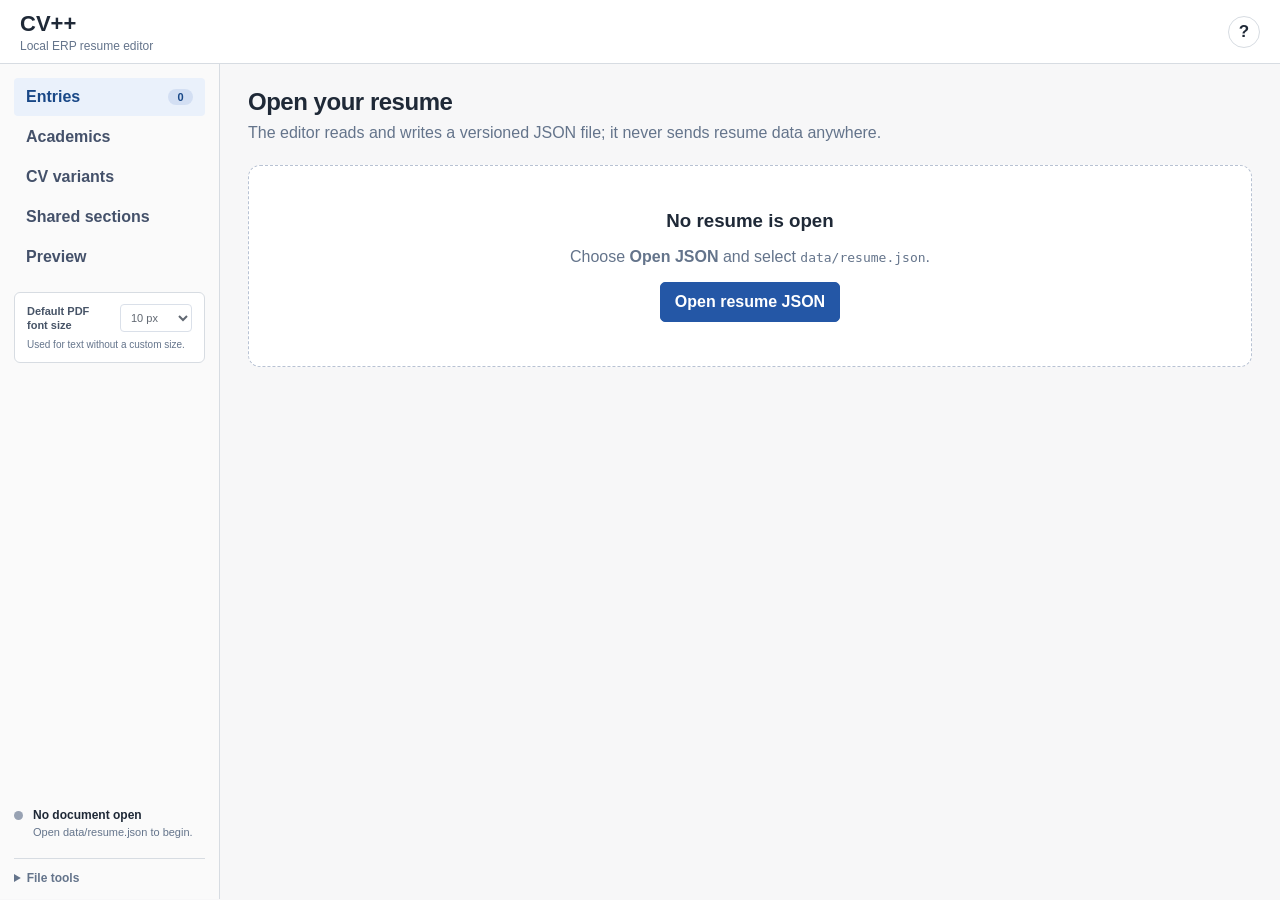
<file: editor/index.html>
<!doctype html>
<html lang="en">
  <head>
    <meta charset="utf-8">
    <meta name="viewport" content="width=device-width, initial-scale=1">
    <title>CV++</title>
    <link rel="stylesheet" href="styles.css">
  </head>
  <body>
    <header class="app-header">
      <div>
        <h1>CV++</h1>
        <p>Local ERP resume editor<span id="app-version"></span></p>
      </div>
      <button id="help-button" class="help-button" type="button" aria-label="Help" title="Help">?</button>
    </header>

    <section id="setup-overlay" class="setup-overlay" hidden aria-labelledby="setup-title">
      <div class="setup-card">
        <p id="setup-kicker" class="setup-kicker">Local setup</p>
        <h2 id="setup-title">Connect your IIT KGP ERP account</h2>
        <p id="setup-privacy" class="setup-privacy">Your login and resume stay on this computer. CV++ connects directly to IIT KGP ERP.</p>
        <div id="saved-login-panel" class="saved-login-panel" hidden>
          <p>Your saved ERP login is being reused securely from this computer.</p>
          <dl>
            <div><dt>Roll number and password</dt><dd>Saved</dd></div>
            <div><dt>Security question</dt><dd>Fetched automatically</dd></div>
            <div><dt>Matching answer</dt><dd>Filled from saved answers</dd></div>
          </dl>
        </div>
        <div id="security-answer-panel" class="security-answer-panel" hidden>
          <h3>Answer this question once</h3>
          <p>ERP selected a question that CV++ has not saved yet. Its answer will stay only on this computer.</p>
          <div class="security-question"><span>Security question</span><strong id="security-answer-question"></strong></div>
          <form id="security-answer-form">
            <label class="field"><span>Answer</span><input id="security-answer-input" class="input" type="password" autocomplete="off" required></label>
            <button class="button primary" type="submit">Save answer and continue</button>
          </form>
          <p id="security-answer-error" class="setup-error" hidden></p>
        </div>
        <form id="setup-form">
          <label class="field"><span>ERP roll number</span><input id="setup-roll" class="input" autocomplete="username" required></label>
          <label class="field"><span>ERP password</span><input id="setup-password" class="input" type="password" autocomplete="current-password" required></label>
          <div class="setup-question-row"><label class="field"><span>Security question</span><input id="setup-question" class="input" required readonly></label><button id="fetch-question" class="button secondary" type="button">Fetch question</button></div>
          <label class="field"><span>Answer</span><input id="setup-answer" class="input" type="password" autocomplete="off" required></label>
          <label class="check"><input id="setup-manual-question" type="checkbox"> Enter the question manually</label>
          <p id="setup-error" class="setup-error" hidden></p>
          <div class="setup-actions">
            <button class="button primary" type="submit">Connect and import</button>
            <button id="restore-backup" class="button secondary" type="button">Restore JSON backup</button>
          </div>
        </form>
        <div id="otp-panel" class="otp-panel" hidden>
          <h3>Enter the email OTP</h3>
          <p>Use the newest code sent by ERP.</p>
          <form id="otp-form"><input id="setup-otp" class="input" inputmode="numeric" pattern="[0-9]{4,8}" autocomplete="one-time-code" required aria-label="ERP email OTP"><button class="button primary" type="submit">Continue</button></form>
        </div>
      </div>
    </section>

    <div class="app-shell">
      <aside class="sidebar">
        <section id="server-panel" class="server-panel" hidden>
          <button id="run-erp" class="button primary">Update ERP Resume</button>
          <details class="advanced-tools">
            <summary>ERP options</summary>
            <div class="tool-list">
              <label class="field compact"><span class="field-label">CV version</span><select id="erp-cv" class="select"><option value="1">CV1</option><option value="2">CV2</option><option value="3">CV3</option></select></label>
              <label class="check server-check"><input id="erp-fresh-login" type="checkbox"> Fresh login</label>
              <button id="open-pdf-viewer" class="button secondary">Open PDF</button>
              <button id="open-erp" class="button secondary">Open ERP</button>
              <button id="forget-login" class="button danger" type="button">Forget ERP login</button>
              <button id="quit-app" class="button secondary" type="button">Quit CV++</button>
              <pre id="erp-log" class="erp-log" hidden></pre>
            </div>
          </details>
        </section>

        <nav id="navigation" aria-label="Resume sections">
          <button data-view="entries" class="nav-item active"><span>Entries</span><strong id="entry-count">0</strong></button>
          <button data-view="academics" class="nav-item"><span>Academics</span></button>
          <button data-view="variants" class="nav-item"><span>CV variants</span></button>
          <button data-view="shared" class="nav-item"><span>Shared sections</span></button>
          <button data-view="preview" class="nav-item"><span>Preview</span></button>
        </nav>

        <section class="typography-settings" aria-labelledby="typography-title">
          <label for="default-font-size" id="typography-title">Default PDF font size</label>
          <select id="default-font-size" class="select" disabled>
            <option value="8">8 px</option><option value="9">9 px</option><option value="10">10 px</option>
            <option value="11">11 px</option><option value="12">12 px</option><option value="13">13 px</option>
            <option value="14">14 px</option><option value="15">15 px</option><option value="16">16 px</option>
            <option value="17">17 px</option><option value="18">18 px</option><option value="19">19 px</option>
            <option value="20">20 px</option><option value="21">21 px</option><option value="22">22 px</option>
            <option value="23">23 px</option><option value="24">24 px</option>
          </select>
          <p>Used for text without a custom size.</p>
        </section>

        <div class="document-status">
          <span id="dirty-indicator" class="status-dot"></span>
          <div>
            <strong id="document-name">No document open</strong>
            <span id="save-status">Open data/resume.json to begin.</span>
          </div>
        </div>

        <div id="validation-summary" class="validation-summary" hidden></div>

        <details class="advanced-tools file-tools">
          <summary>File tools</summary>
          <div class="sidebar-actions" aria-label="Resume file actions">
            <button id="save-json" class="button secondary">Save now</button>
            <button id="open-json" class="button secondary">Open JSON</button>
            <button id="download-json" class="button secondary">Download copy</button>
            <button id="import-snapshot" class="button secondary">Import portal snapshot</button>
          </div>
        </details>
      </aside>

      <div id="editor-layout" class="editor-layout">
        <main id="workspace" class="workspace" tabindex="-1"></main>
        <div id="pdf-resizer" class="pdf-resizer" role="separator" aria-label="Resize ERP PDF preview" aria-controls="pdf-panel" aria-orientation="vertical" aria-valuemin="320" aria-valuenow="480" tabindex="0" title="Drag to resize the PDF preview width" hidden></div>
        <aside id="pdf-column" class="pdf-column" hidden>
          <div id="pdf-panel" class="pdf-panel"><div class="pdf-panel-header"><strong id="pdf-title">ERP PDF · CV1</strong><span id="pdf-state">No PDF downloaded yet</span></div><iframe id="pdf-frame" title="ERP CV1 PDF preview"></iframe></div>
        </aside>
      </div>
    </div>

    <input id="json-file-input" type="file" accept="application/json,.json" hidden>
    <input id="snapshot-file-input" type="file" accept="text/html,.html,.htm,.jsp" hidden>

    <dialog id="message-dialog">
      <form method="dialog">
        <h2 id="dialog-title">Message</h2>
        <div id="dialog-body"></div>
        <div class="dialog-actions">
          <button class="button primary" value="close">Close</button>
        </div>
      </form>
    </dialog>

    <div id="toast" class="toast" role="status" aria-live="polite"></div>

    <script src="core.js"></script>
    <script src="app.js"></script>
  </body>
</html>
</file>
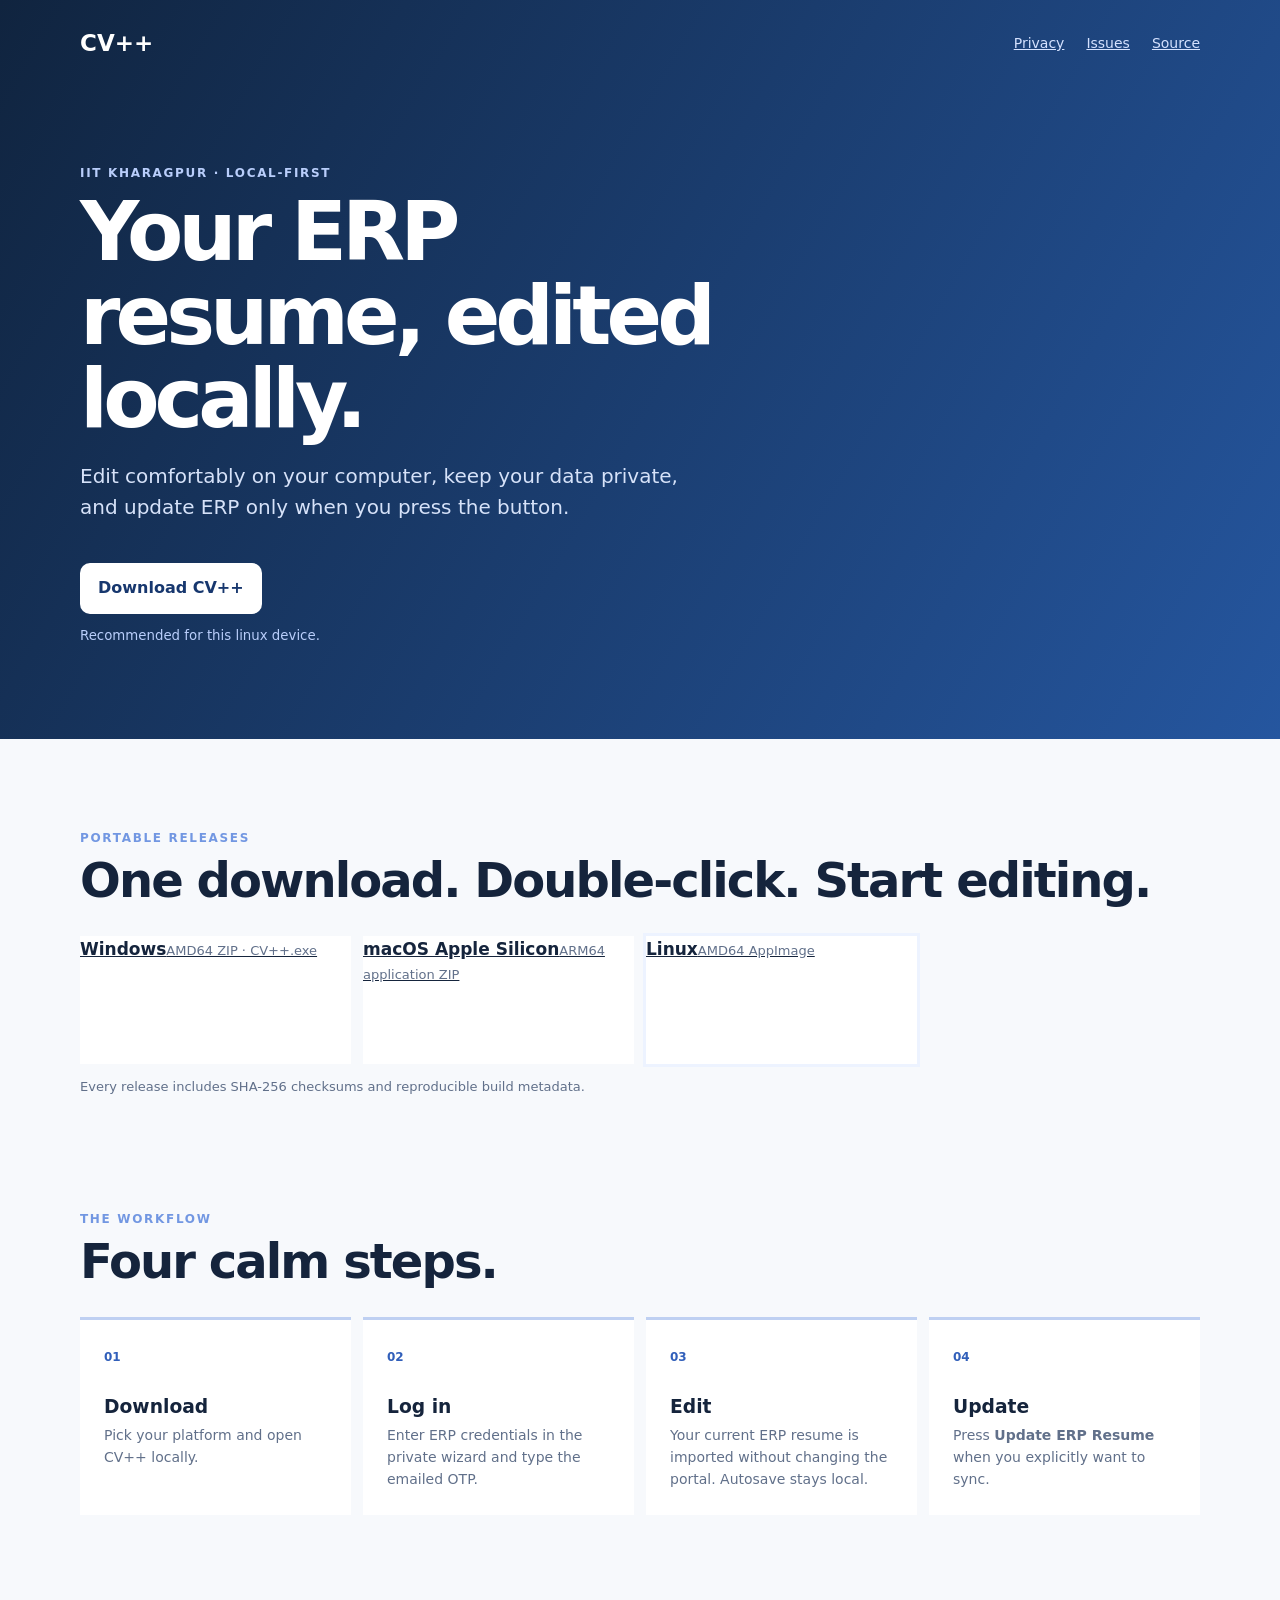
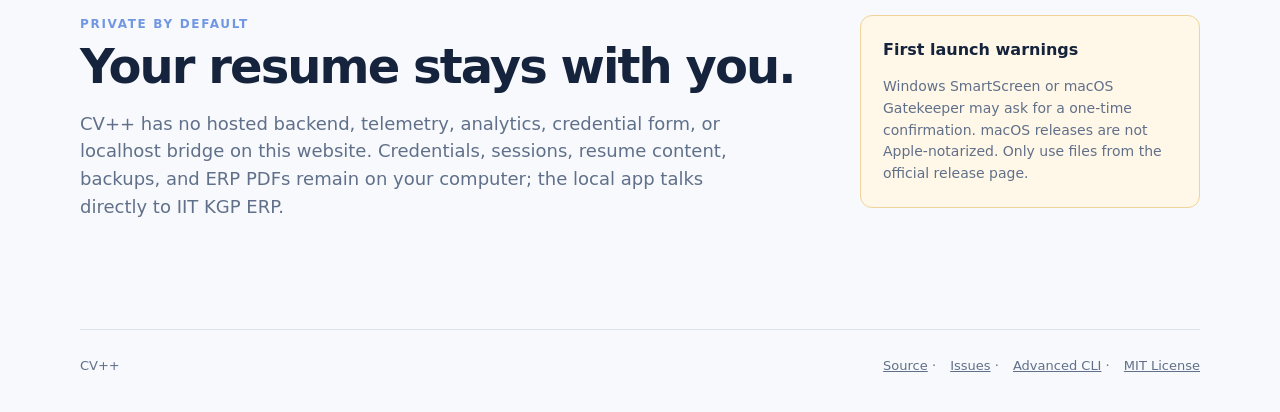
<file: site/index.html>
<!doctype html>
<html lang="en">
<head>
  <meta charset="utf-8">
  <meta name="viewport" content="width=device-width, initial-scale=1">
  <meta name="description" content="A private, local desktop editor for IIT Kharagpur ERP resumes.">
  <title>CV++</title>
  <link rel="stylesheet" href="styles.css">
</head>
<body>
  <header class="hero">
    <nav><a class="brand" href="./">CV++</a><div><a href="#privacy">Privacy</a><a href="https://github.com/shikharish/cvpp/issues">Issues</a><a href="https://github.com/shikharish/cvpp">Source</a></div></nav>
    <div class="hero-copy"><p class="eyebrow">IIT Kharagpur · local-first</p><h1>Your ERP resume, edited locally.</h1><p>Edit comfortably on your computer, keep your data private, and update ERP only when you press the button.</p><a class="download primary-download" id="recommended-download" href="https://github.com/shikharish/cvpp/releases/latest">Download CV++</a><small id="os-note">Choose your platform below.</small></div>
  </header>
  <main>
    <section class="downloads" id="downloads"><div class="section-heading"><p class="eyebrow">Portable releases</p><h2>One download. Double-click. Start editing.</h2></div><div class="download-grid"><a class="download-card" data-os="windows" href="https://github.com/shikharish/cvpp/releases/latest/download/CV++-windows-amd64.zip"><strong>Windows</strong><span>AMD64 ZIP · CV++.exe</span></a><a class="download-card" data-os="mac-arm" href="https://github.com/shikharish/cvpp/releases/latest/download/CV++-macos-arm64.zip"><strong>macOS Apple Silicon</strong><span>ARM64 application ZIP</span></a><a class="download-card" data-os="linux" href="https://github.com/shikharish/cvpp/releases/latest/download/CV++-linux-amd64.AppImage"><strong>Linux</strong><span>AMD64 AppImage</span></a></div><p class="checksum">Every release includes SHA-256 checksums and reproducible build metadata.</p></section>
    <section class="steps"><div class="section-heading"><p class="eyebrow">The workflow</p><h2>Four calm steps.</h2></div><div class="step-grid"><article><b>01</b><h3>Download</h3><p>Pick your platform and open CV++ locally.</p></article><article><b>02</b><h3>Log in</h3><p>Enter ERP credentials in the private wizard and type the emailed OTP.</p></article><article><b>03</b><h3>Edit</h3><p>Your current ERP resume is imported without changing the portal. Autosave stays local.</p></article><article><b>04</b><h3>Update</h3><p>Press <strong>Update ERP Resume</strong> when you explicitly want to sync.</p></article></div></section>
    <section class="privacy" id="privacy"><div><p class="eyebrow">Private by default</p><h2>Your resume stays with you.</h2><p>CV++ has no hosted backend, telemetry, analytics, credential form, or localhost bridge on this website. Credentials, sessions, resume content, backups, and ERP PDFs remain on your computer; the local app talks directly to IIT KGP ERP.</p></div><div class="privacy-box"><strong>First launch warnings</strong><p>Windows SmartScreen or macOS Gatekeeper may ask for a one-time confirmation. macOS releases are not Apple-notarized. Only use files from the official release page.</p></div></section>
  </main>
  <footer><span>CV++</span><span><a href="https://github.com/shikharish/cvpp">Source</a> · <a href="https://github.com/shikharish/cvpp/issues">Issues</a> · <a href="https://github.com/shikharish/cvpp/blob/main/docs/advanced-cli.md">Advanced CLI</a> · <a href="https://github.com/shikharish/cvpp/blob/main/LICENSE">MIT License</a></span></footer>
  <script>
    const ua = navigator.userAgent.toLowerCase();
    const target = ua.includes('windows') ? 'windows' : ua.includes('mac') ? 'mac-arm' : ua.includes('linux') ? 'linux' : '';
    const card = document.querySelector(`[data-os="${target}"]`);
    if (card) { card.classList.add('recommended'); document.getElementById('recommended-download').href = card.href; document.getElementById('os-note').textContent = `Recommended for this ${target.replace('-', ' ')} device.`; }
  </script>
</body>
</html>
</file>
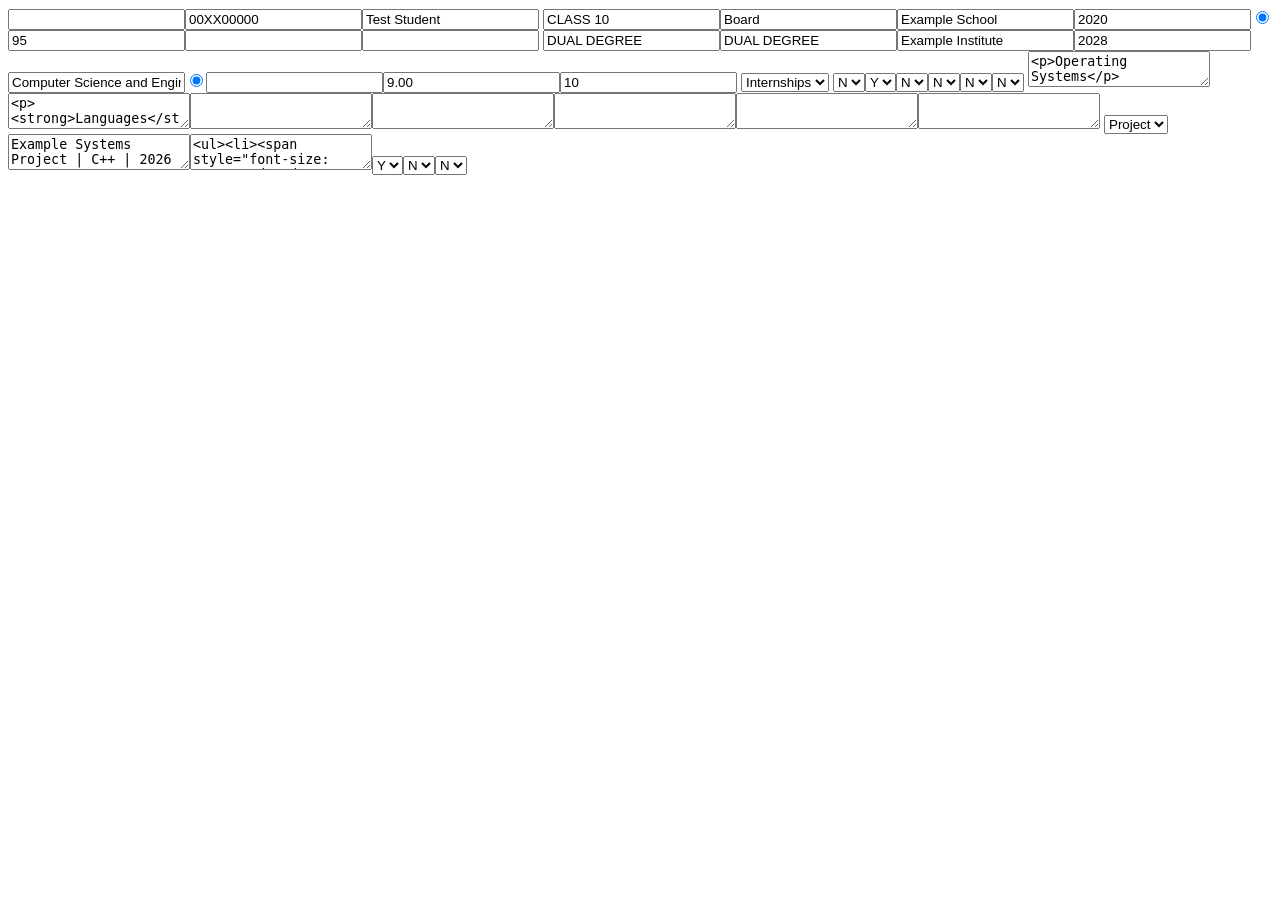
<file: tests/fixtures/student-form.html>
<!doctype html>
<html><body>
<form id="from2_stu" method="post" action="SFA.jsp">
<input name="mode" value=""><input name="rollno" value="00XX00000"><input name="full_name" value="Test Student">
<input name="standard1" value="CLASS 10"><input name="qualification1" value="Board"><input name="university1" value="Example School"><input name="year1" value="2020"><input type="radio" name="percgpa1" value="perradio" checked><input name="percentage1" value="95"><input name="cgpa1" value=""><input name="outof1" value="">
<input name="standard6" value="DUAL DEGREE"><input name="qualification6" value="DUAL DEGREE"><input name="university6" value="Example Institute"><input name="year6" value="2028"><input name="subject6" value="Computer Science and Engineering"><input type="radio" name="percgpa6" value="cgparadio" checked><input name="percentage6" value=""><input name="cgpa6" value="9.00"><input name="outof6" value="10">
<select name="cv1_pref1"><option value="">Select</option><option value="Internship" selected>Internships</option></select>
<select name="showminor1"><option value="N" selected>N</option></select><select name="showmicro1"><option value="Y" selected>Y</option></select><select name="showminor2"><option value="N" selected>N</option></select><select name="showmicro2"><option value="N" selected>N</option></select><select name="showminor3"><option value="N" selected>N</option></select><select name="showmicro3"><option value="N" selected>N</option></select>
<textarea name="research_area"><p>Operating Systems</p></textarea><textarea name="skill"><p><strong>Languages</strong>: C++</p></textarea><textarea name="skill2"></textarea><textarea name="skill3"></textarea><textarea name="eaa"></textarea><textarea name="objective"></textarea><textarea name="gymkhana"></textarea>
<select name="standard7"><option value="Project" selected>Project</option></select><textarea name="university7">Example Systems Project | C++ | 2026</textarea><textarea name="subject7"><ul><li><span style="font-size: 9px;">Reduced <strong>p99 latency</strong>.</span></li></ul></textarea><select name="7resume1"><option value="Y" selected>Y</option></select><select name="7resume2"><option value="N" selected>N</option></select><select name="7resume3"><option value="N" selected>N</option></select>
</form></body></html>
</file>
<file: editor/styles.css>
:root {
  color-scheme: light;
  --ink: #1f2937;
  --muted: #64748b;
  --line: #d7dce2;
  --surface: #ffffff;
  --surface-soft: #f7f7f8;
  --blue: #2457a6;
  --blue-soft: #eaf1fb;
  --green: #087f5b;
  --red: #b42318;
  --shadow: none;
  font-family: Inter, ui-sans-serif, -apple-system, BlinkMacSystemFont, "Segoe UI", sans-serif;
}

* { box-sizing: border-box; }
[hidden] { display: none !important; }

body {
  margin: 0;
  min-width: 0;
  color: var(--ink);
  background: var(--surface-soft);
}

.setup-overlay {
  position: fixed;
  z-index: 20;
  inset: 0;
  display: grid;
  place-items: center;
  padding: 16px;
  overflow: auto;
  background: rgba(15, 23, 42, .6);
}
.setup-card {
  width: min(520px, 100%);
  max-height: calc(100vh - 32px);
  padding: 24px;
  overflow: auto;
  border: 1px solid var(--line);
  border-radius: 8px;
  background: white;
}
.setup-kicker { margin: 0 0 4px; color: var(--muted); font-size: 12px; font-weight: 700; }
.setup-card h2 { margin: 0 0 8px; font-size: 22px; }
.setup-privacy { margin: 0 0 20px; color: var(--muted); line-height: 1.5; }
.saved-login-panel { margin: -4px 0 4px; }
.saved-login-panel > p { margin: 0 0 12px; line-height: 1.45; }
.saved-login-panel dl { margin: 0; border: 1px solid var(--line); border-radius: 6px; }
.saved-login-panel dl div { display: flex; justify-content: space-between; gap: 16px; padding: 9px 11px; }
.saved-login-panel dl div + div { border-top: 1px solid var(--line); }
.saved-login-panel dt { color: var(--muted); }
.saved-login-panel dd { margin: 0; color: var(--green); font-weight: 700; text-align: right; }
.security-answer-panel h3 { margin: 0 0 6px; }
.security-answer-panel > p { margin: 0 0 14px; color: var(--muted); line-height: 1.45; }
.security-question { margin-bottom: 14px; padding: 11px 12px; border: 1px solid var(--line); border-radius: 6px; background: var(--surface-soft); }
.security-question span { display: block; margin-bottom: 4px; color: var(--muted); font-size: 11px; font-weight: 700; text-transform: uppercase; }
.security-question strong { line-height: 1.4; }
#security-answer-form { display: grid; grid-template-columns: minmax(0, 1fr) auto; gap: 8px; align-items: end; }
.security-answer-panel .setup-error { margin-top: 12px; }
#setup-form { display: grid; grid-template-columns: minmax(0, 1fr); gap: 14px; }
.setup-card .field { grid-column: auto; min-width: 0; }
.setup-question-row { display: grid; grid-template-columns: minmax(0, 1fr) auto; gap: 8px; align-items: end; min-width: 0; }
.setup-question-row .button { min-height: 40px; }
.setup-actions { display: grid; grid-template-columns: 1fr 1fr; gap: 8px; }
.setup-actions .button { min-width: 0; }
.setup-error { margin: 0; padding: 10px 12px; color: #8d2118; background: #fff1f0; border: 1px solid #f5b7b1; border-radius: 8px; line-height: 1.4; }
.otp-panel { margin-top: 20px; padding-top: 18px; border-top: 1px solid var(--line); }
.otp-panel h3 { margin: 0 0 6px; }
.otp-panel p { margin: 0 0 12px; color: var(--muted); line-height: 1.45; }
#otp-form { display: grid; grid-template-columns: minmax(0, 1fr) auto; gap: 8px; align-items: end; }
.setup-blocked { pointer-events: none; }

button, input, select, textarea { max-width: 100%; min-width: 0; font: inherit; }
button { cursor: pointer; }
button[disabled] { cursor: not-allowed; opacity: .5; transform: none; }

.app-header {
  min-height: 64px;
  padding: 10px 20px;
  display: flex;
  align-items: center;
  color: var(--ink);
  background: white;
  border-bottom: 1px solid var(--line);
}

.app-header h1 { margin: 0; font-size: 22px; }
.app-header p { margin: 2px 0 0; color: var(--muted); font-size: 12px; }
.help-button { display: grid; place-items: center; width: 32px; height: 32px; margin-left: auto; padding: 0; border: 1px solid var(--line); border-radius: 50%; color: var(--ink); background: white; font-size: 17px; font-weight: 800; }
.help-button:hover { color: var(--blue); border-color: var(--blue); background: var(--blue-soft); }

.button {
  border: 1px solid var(--line);
  border-radius: 5px;
  padding: 9px 14px;
  font-weight: 600;
  line-height: 1.25;
  white-space: normal;
}
.button:hover:not([disabled]) { background: #f1f5f9; }
.button.primary { color: white; background: var(--blue); border-color: var(--blue); }
.button.primary:hover { background: #194887; }
.button.secondary { color: var(--ink); background: white; border-color: var(--line); }
.button.danger { color: var(--red); background: #fff5f4; border-color: #f7c8c3; }
.button.small { padding: 6px 9px; font-size: 12px; border-radius: 4px; }
.button.icon { padding: 5px 8px; min-width: 31px; }

.app-shell { display: grid; grid-template-columns: 220px minmax(0, 1fr); height: calc(100vh - 65px); min-height: 0; }
.sidebar {
  position: sticky;
  top: 0;
  height: calc(100vh - 65px);
  padding: 14px;
  display: flex;
  flex-direction: column;
  gap: 16px;
  overflow-y: auto;
  background: #fafafa;
  border-right: 1px solid var(--line);
}
.sidebar-actions {
  display: grid;
  gap: 8px;
}
.sidebar-actions .button { width: 100%; padding: 8px 10px; }
.server-panel {
  display: grid;
  gap: 10px;
}
.panel-heading {
  display: flex;
  align-items: baseline;
  justify-content: space-between;
  gap: 8px;
}
.panel-heading strong { font-size: 12px; }
.panel-heading span { color: var(--muted); font-size: 10px; font-weight: 800; text-transform: uppercase; letter-spacing: .05em; }
.field.compact { gap: 5px; }
.field.compact .select { padding: 7px 8px; }
.server-panel .field {
  grid-column: auto;
  min-width: 0;
}
.server-panel .select {
  min-width: 0;
}
.server-check { min-height: 0; }
.server-panel .button { width: 100%; padding: 8px 10px; }
.server-panel .button[disabled] { cursor: not-allowed; opacity: .58; transform: none; }
.erp-log {
  max-height: 220px;
  margin: 2px 0 0;
  padding: 9px;
  overflow: auto;
  white-space: pre-wrap;
  color: #263247;
  background: white;
  border: 1px solid #d9dfeb;
  border-radius: 8px;
  font-size: 10px;
  line-height: 1.45;
}
.advanced-tools { min-width: 0; font-size: 12px; }
.advanced-tools summary { cursor: pointer; color: var(--muted); font-weight: 600; }
.tool-list { display: grid; gap: 8px; margin-top: 10px; }
.file-tools { margin-top: 2px; padding-top: 12px; border-top: 1px solid var(--line); }
.file-tools .sidebar-actions { margin-top: 10px; }
.pdf-panel { height: 100%; min-height: 0; display: flex; flex-direction: column; gap: 9px; }
.pdf-panel-header { display: flex; justify-content: space-between; gap: 6px; color: #475467; font-size: 10px; }
.pdf-panel-header span { color: var(--muted); text-align: right; }
.pdf-panel iframe { flex: 1 1 auto; width: 100%; min-height: 0; border: 1px solid var(--line); border-radius: 7px; background: #525659; }
.sidebar nav { display: grid; gap: 2px; }
.nav-item {
  width: 100%;
  display: flex;
  align-items: center;
  justify-content: space-between;
  padding: 10px 12px;
  border: 0;
  border-radius: 4px;
  color: #44516a;
  background: transparent;
  font-weight: 700;
  text-align: left;
}
.nav-item:hover { background: #f3f6fb; }
.nav-item.active { color: #194887; background: var(--blue-soft); }
.nav-item strong { min-width: 25px; padding: 2px 6px; border-radius: 999px; font-size: 11px; text-align: center; background: rgba(49,95,186,.12); }

.typography-settings { display: grid; grid-template-columns: 1fr 72px; gap: 5px 8px; align-items: center; padding: 11px 12px; border: 1px solid var(--line); border-radius: 6px; background: white; }
.typography-settings label { color: #475467; font-size: 11px; font-weight: 800; line-height: 1.3; }
.typography-settings .select { padding: 6px; font-size: 11px; }
.typography-settings p { grid-column: 1 / -1; margin: 0; color: var(--muted); font-size: 10px; line-height: 1.35; }

.document-status { margin-top: auto; display: grid; grid-template-columns: 10px 1fr; gap: 9px; align-items: start; }
.document-status strong, .document-status span { display: block; overflow: hidden; text-overflow: ellipsis; }
.document-status strong { font-size: 12px; }
.document-status span { margin-top: 3px; color: var(--muted); font-size: 11px; line-height: 1.35; }
.status-dot { width: 9px; height: 9px; margin-top: 3px; border-radius: 50%; background: #98a2b3; }
.status-dot.dirty { background: #f79009; box-shadow: 0 0 0 3px #fff0d5; }
.status-dot.saved { background: #12b76a; box-shadow: 0 0 0 3px #dafbe9; }
.validation-summary { margin-top: 18px; padding: 10px; color: #7a271a; background: #fff1f0; border: 1px solid #f5b7b1; border-radius: 8px; font-size: 11px; line-height: 1.45; }

.editor-layout { --pdf-preview-width: 46%; min-width: 0; min-height: 0; height: 100%; display: grid; grid-template-columns: minmax(0, 1fr); }
.editor-layout.has-pdf { grid-template-columns: minmax(420px, 1fr) 9px var(--pdf-preview-width); }
.workspace { width: 100%; min-width: 0; height: 100%; margin: 0 auto; padding: 24px 28px 70px; overflow-y: auto; }
.pdf-column { min-width: 0; height: 100%; padding: 24px 14px 24px 8px; overflow: hidden; background: var(--surface-soft); }
.pdf-resizer { position: relative; cursor: col-resize; touch-action: none; outline: none; background: var(--surface-soft); }
.pdf-resizer::after { content: ""; position: absolute; top: 0; bottom: 0; left: 4px; width: 1px; background: var(--line); transition: background .15s ease, width .15s ease; }
.pdf-resizer:hover::after, .pdf-resizer:focus-visible::after, .editor-layout.is-resizing .pdf-resizer::after { width: 2px; background: var(--blue); }
body.pdf-resizing { cursor: col-resize; user-select: none; }
body.pdf-resizing iframe { pointer-events: none; }
.view-header { display: flex; justify-content: space-between; gap: 20px; align-items: flex-start; margin-bottom: 20px; }
.view-header h2 { margin: 0 0 5px; font-size: 24px; letter-spacing: -.02em; }
.view-header p { margin: 0; color: var(--muted); line-height: 1.5; }
.view-actions { display: flex; align-items: center; gap: 8px; }

.stack { display: grid; gap: 14px; }
.card { background: var(--surface); border: 1px solid var(--line); border-radius: 6px; box-shadow: none; }
.card-header { padding: 14px 16px; display: flex; align-items: center; justify-content: space-between; gap: 12px; border-bottom: 1px solid #e8ecf3; }
.card-header h3 { margin: 0; font-size: 15px; }
.card-body { padding: 16px; }
.entry-card.dragging, .order-item.dragging { opacity: .45; }
.entry-card.drag-over { border-top: 3px solid var(--blue); }
.entry-card.is-hidden { border-style: dashed; }
.entry-card.is-hidden .card-body { opacity: .48; }
.drag-handle { color: #98a2b3; font-size: 18px; cursor: grab; user-select: none; }
.card-tools { display: flex; gap: 6px; }

.form-grid { display: grid; grid-template-columns: repeat(12, minmax(0, 1fr)); gap: 12px; }
.field { display: grid; gap: 6px; grid-column: span 12; }
.field.half { grid-column: span 6; }
.field.third { grid-column: span 4; }
.field.quarter { grid-column: span 3; }
.field label, .field-label { color: #475467; font-size: 11px; font-weight: 800; letter-spacing: .04em; text-transform: uppercase; }
.input, .select, .textarea {
  width: 100%;
  border: 1px solid #cbd3e1;
  border-radius: 4px;
  padding: 9px 10px;
  color: var(--ink);
  background: white;
  outline: none;
}
.input:focus, .select:focus, .textarea:focus, .rich-input:focus { border-color: var(--blue); box-shadow: 0 0 0 2px rgba(36,87,166,.12); }
.input[disabled] { color: #667085; background: #f2f4f7; }

.variant-checks { display: flex; gap: 12px; align-items: center; min-height: 38px; }
.check { display: inline-flex; gap: 6px; align-items: center; color: #344054; font-size: 12px; font-weight: 700; }
.check input { accent-color: var(--blue); }

.details { display: grid; gap: 9px; margin-top: 16px; }
.detail-row { display: grid; grid-template-columns: 98px 1fr 150px; gap: 8px; align-items: start; }
.detail-row.is-hidden .detail-kind, .detail-row.is-hidden .rich-wrap { opacity: .48; }
.detail-row.is-hidden .rich-wrap { background: #f7f8fa; }
.detail-side { display: grid; gap: 6px; }
.detail-actions { display: flex; gap: 6px; align-items: center; }
.gap-controls { display: grid; grid-template-columns: 1fr 1fr; gap: 5px; }
.gap-controls label { display: grid; gap: 3px; color: #667085; font-size: 9px; font-weight: 800; letter-spacing: .04em; text-transform: uppercase; }
.gap-controls select { height: 26px; padding: 3px 5px; font-size: 11px; }
.rich-wrap { border: 1px solid #cbd3e1; border-radius: 8px; background: white; overflow: hidden; }
.rich-toolbar { display: flex; align-items: center; gap: 3px; padding: 5px; background: #f7f9fc; border-bottom: 1px solid #e1e6ef; }
.rich-toolbar button { min-width: 28px; height: 26px; border: 1px solid transparent; border-radius: 5px; color: #344054; background: transparent; font-size: 12px; font-weight: 800; }
.rich-toolbar button:hover { border-color: #cbd3e1; background: white; }
.font-size-select, .line-gap-select { width: 65px; height: 26px; margin-left: 3px; border: 1px solid #cbd3e1; border-radius: 5px; color: #344054; background: white; font-size: 11px; }
.line-gap-select { width: 78px; }
.rich-input { min-height: 45px; padding: 9px 10px; outline: none; line-height: 1.45; }
.rich-input:empty::before { content: attr(data-placeholder); color: #98a2b3; }
.details-footer { margin-top: 10px; }

.empty-state { padding: 44px 24px; text-align: center; color: var(--muted); background: white; border: 1px dashed #b8c2d3; border-radius: 12px; }
.empty-state h3 { margin: 0 0 7px; color: var(--ink); }

.order-list { display: grid; gap: 6px; margin: 0; padding: 0; list-style: none; }
.order-item { display: grid; grid-template-columns: auto 1fr auto; gap: 9px; align-items: center; padding: 8px 10px; border: 1px solid #d8dee9; border-radius: 7px; background: #f9fafc; }
.order-number { display: grid; place-items: center; width: 24px; height: 24px; border-radius: 50%; color: #315fba; background: #e8effd; font-size: 11px; font-weight: 800; }
.add-section-row { display: grid; grid-template-columns: 1fr auto; gap: 8px; margin-top: 10px; }

.editor-panel { display: grid; grid-template-columns: 1fr 1fr; gap: 14px; }
.html-editor { min-height: 160px; padding: 12px; border: 1px solid #cbd3e1; border-radius: 8px; background: white; outline: none; line-height: 1.5; }
.html-preview { min-height: 160px; padding: 14px; border: 1px solid #d9dfeb; border-radius: 8px; background: #fbfcfe; line-height: 1.5; }
.html-preview p:first-child { margin-top: 0; }

.preview-toolbar { display: flex; gap: 6px; padding: 5px; background: white; border: 1px solid var(--line); border-radius: 9px; }
.preview-toolbar button { border: 0; border-radius: 6px; padding: 7px 12px; background: transparent; font-weight: 700; }
.preview-toolbar button.active { color: #214d9c; background: var(--blue-soft); }
.resume-preview { padding: 28px 34px; background: white; border: 1px solid var(--line); border-radius: 12px; box-shadow: var(--shadow); font-family: Calibri, Arial, sans-serif; font-size: 14px; line-height: 1.35; }
.resume-preview h2 { margin: 18px 0 8px; padding-bottom: 4px; border-bottom: 1px solid #25324a; font-size: 16px; text-transform: uppercase; }
.resume-preview h2:first-child { margin-top: 0; }
.resume-preview h3 { margin: 10px 0 3px; font-size: 14px; }
.resume-preview p { margin: 4px 0; }
.resume-preview ul { margin: 4px 0 8px; padding-left: 22px; }
.resume-preview .preview-entry-heading strong { display: flex; justify-content: space-between; gap: 16px; }
.resume-preview .preview-entry-heading strong span:last-child { margin-left: auto; text-align: right; }
.resume-preview .muted { color: #667085; }

.pill { display: inline-flex; align-items: center; padding: 3px 8px; border-radius: 999px; color: #315fba; background: #edf3ff; font-size: 11px; font-weight: 800; }
.warning { padding: 10px 12px; color: #7a2e0e; background: #fff6e7; border: 1px solid #f5d49c; border-radius: 8px; font-size: 12px; }

dialog { width: min(560px, 90vw); border: 1px solid var(--line); border-radius: 7px; box-shadow: none; }
dialog::backdrop { background: rgba(16, 24, 40, .45); }
dialog h2 { margin-top: 0; }
dialog ul { padding-left: 22px; line-height: 1.5; }
.dialog-actions { margin-top: 20px; display: flex; justify-content: flex-end; }
.error-list { padding-left: 20px; color: #8d2118; }
.toast { position: fixed; right: 24px; bottom: 24px; max-width: 380px; padding: 11px 15px; color: white; background: #172033; border-radius: 8px; box-shadow: var(--shadow); opacity: 0; transform: translateY(10px); pointer-events: none; transition: .18s ease; }
.toast.show { opacity: 1; transform: translateY(0); }

@media (max-width: 900px) {
  .app-shell { height: auto; min-height: calc(100vh - 65px); }
  .sidebar { position: static; height: auto; min-height: calc(100vh - 65px); }
  .editor-layout { height: auto; display: block; }
  .workspace { height: auto; overflow: visible; }
  .pdf-column { height: 620px; padding: 20px; border-top: 1px solid var(--line); border-left: 0; }
  .pdf-resizer { display: none; }
}

@media (max-width: 1100px) {
  .workspace { padding-left: 20px; padding-right: 20px; }
  .detail-row { grid-template-columns: 98px 1fr; }
  .detail-side { grid-column: 2; }
  .editor-panel { grid-template-columns: 1fr; }
}

@media (max-width: 700px) {
  .setup-card { padding: 18px; }
  .setup-question-row, .setup-actions, #otp-form { grid-template-columns: 1fr; }
  .app-shell { display: block; }
  .sidebar { position: static; height: auto; }
  .workspace { width: 100%; padding: 20px 14px 50px; }
  .pdf-column { height: 520px; padding: 14px; }
  .field.half, .field.third, .field.quarter { grid-column: span 12; }
  .detail-row { grid-template-columns: 1fr; }
  .detail-side { grid-column: auto; }
}
</file>
<file: site/styles.css>
:root { color-scheme: light; --ink:#15243c; --muted:#61708a; --blue:#315fba; --soft:#edf3ff; --line:#dbe3ef; --paper:#fff; font-family: Inter, ui-sans-serif, system-ui, -apple-system, sans-serif; }
* { box-sizing:border-box; } body { margin:0; color:var(--ink); background:#f7f9fc; line-height:1.55; } a { color:inherit; }
nav, main, footer { width:min(1120px, calc(100% - 40px)); margin:auto; } nav { display:flex; justify-content:space-between; align-items:center; padding:26px 0; } nav div { display:flex; gap:22px; color:#d5e2ff; font-size:14px; } .brand { color:#fff; text-decoration:none; font-size:23px; font-weight:900; }
.hero { color:#fff; background:linear-gradient(120deg,#10243f,#25569f); } .hero-copy { width:min(1120px, calc(100% - 40px)); margin:auto; padding:76px 0 92px; } .eyebrow { margin:0 0 8px; color:#7297e2; font-size:12px; font-weight:900; letter-spacing:.14em; text-transform:uppercase; } .hero .eyebrow { color:#b9cefb; } h1 { max-width:680px; margin:0 0 20px; font-size:clamp(44px, 8vw, 82px); line-height:1.02; letter-spacing:-.06em; } .hero-copy > p:not(.eyebrow) { max-width:600px; color:#d6e2f9; font-size:20px; } .download { display:inline-flex; flex-direction:column; gap:2px; padding:13px 18px; border:1px solid var(--line); border-radius:10px; text-decoration:none; background:#fff; } .primary-download { margin-top:20px; color:#17376e; font-weight:900; border:0; } .hero small { display:block; margin-top:12px; color:#b9cefb; }
section { padding:90px 0 10px; } .section-heading h2, .privacy h2 { margin:0; font-size:clamp(30px,5vw,48px); line-height:1.05; letter-spacing:-.04em; } .download-grid, .step-grid { display:grid; grid-template-columns:repeat(4,1fr); gap:12px; margin-top:30px; } .download-card { min-height:128px; justify-content:space-between; background:var(--paper); } .download-card strong { font-size:17px; } .download-card span { color:var(--muted); font-size:13px; } .download-card.recommended { border-color:#6e94de; box-shadow:0 0 0 3px var(--soft); } .checksum { color:var(--muted); font-size:13px; }
.step-grid article { padding:24px; border-top:3px solid #bfd0f2; background:#fff; } .step-grid b { color:var(--blue); font-size:12px; } .step-grid h3 { margin:24px 0 4px; } .step-grid p { margin:0; color:var(--muted); font-size:14px; }
.privacy { display:grid; grid-template-columns:1fr 340px; gap:50px; align-items:start; padding-bottom:90px; } .privacy p:not(.eyebrow) { max-width:680px; color:var(--muted); font-size:18px; } .privacy-box { padding:22px; border:1px solid #f0d39a; border-radius:12px; background:#fff7e7; } .privacy-box p { margin-bottom:0; font-size:14px !important; }
footer { display:flex; justify-content:space-between; gap:20px; padding:26px 0 36px; border-top:1px solid var(--line); color:var(--muted); font-size:13px; } footer a { margin-left:10px; }
@media (max-width:760px) { nav div { gap:9px; font-size:12px; } .hero-copy { padding:52px 0 66px; } .download-grid, .step-grid, .privacy { grid-template-columns:1fr 1fr; } .privacy { gap:20px; } footer { display:block; } footer span { display:block; margin-top:8px; } }
@media (max-width:460px) { nav, main, footer, .hero-copy { width:min(100% - 28px,1120px); } .download-grid, .step-grid, .privacy { grid-template-columns:1fr; } }
</file>
